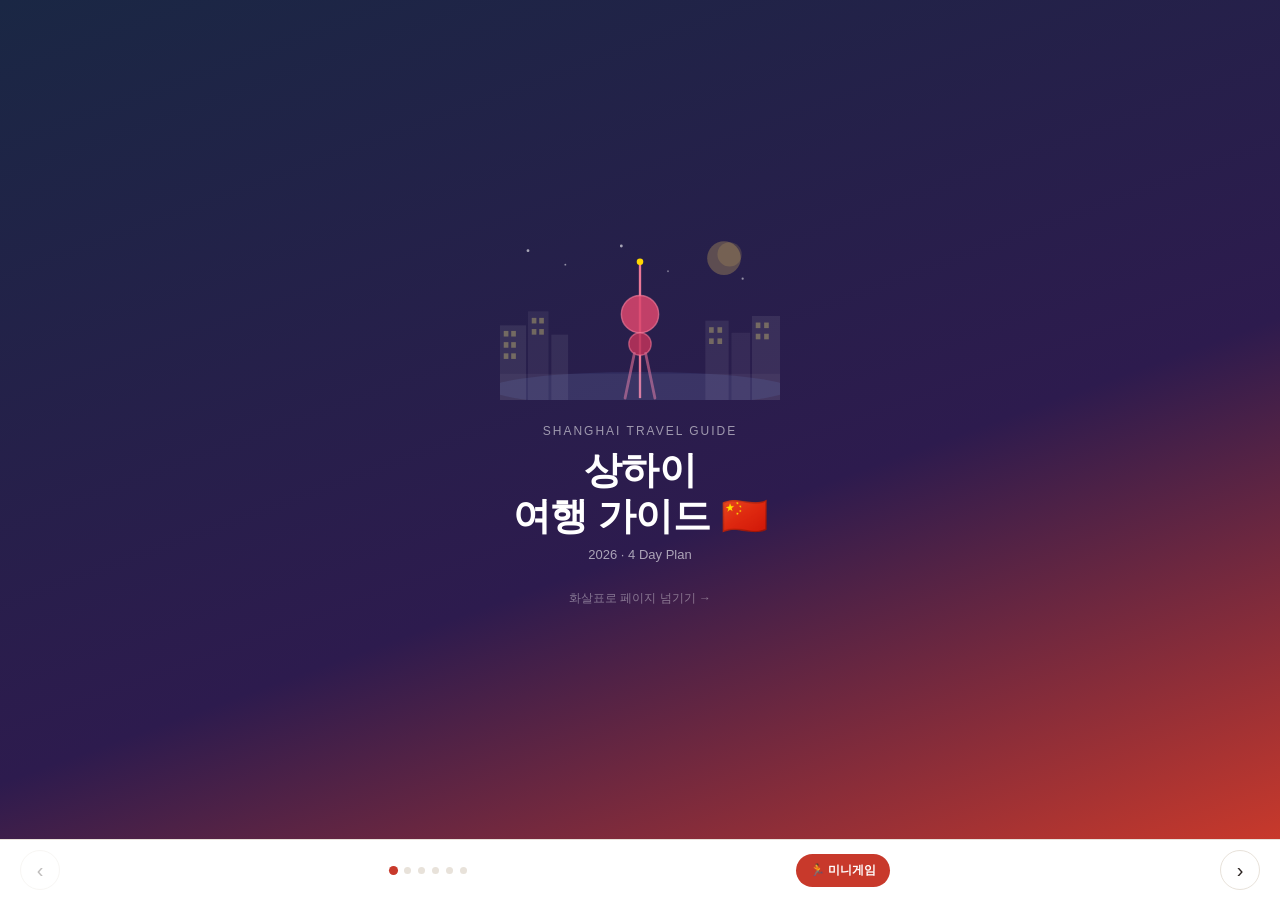
<file: index.html>
<!DOCTYPE html>
<html lang="ko">
<head>
  <meta charset="UTF-8"/>
  <meta name="viewport" content="width=device-width, initial-scale=1.0, user-scalable=no"/>
  <title>상하이 여행 가이드 🇨🇳</title>
  <style>
    *,*::before,*::after{box-sizing:border-box;margin:0;padding:0}
    :root{
      --cream:#faf8f4;
      --white:#ffffff;
      --red:#c8392b;
      --gold:#c8960c;
      --navy:#1a2744;
      --text:#2c2422;
      --sub:#8a7f78;
      --border:#e8e2da;
    }
    html,body{width:100%;height:100%;overflow:hidden;font-family:'Apple SD Gothic Neo','Noto Sans KR',sans-serif;background:#2c2422}

    #book{
      width:100%;height:100%;
      display:flex;flex-direction:column;
      background:var(--cream);
      overflow:hidden;
    }

    /* ── 페이지 래퍼 ── */
    #pages{
      flex:1;
      display:flex;
      width:100%;
      min-height:0;
      transition:transform 0.5s cubic-bezier(.77,0,.175,1);
      will-change:transform;
    }

    .page{
      width:100vw;
      min-width:100vw;
      flex-shrink:0;
      height:100%;
      overflow-y:auto;
      -webkit-overflow-scrolling:touch;
    }
    .page::-webkit-scrollbar{width:4px}
    .page::-webkit-scrollbar-thumb{background:var(--border);border-radius:4px}

    /* ── 네비게이션 ── */
    #nav{
      background:var(--white);
      border-top:1px solid var(--border);
      display:flex;
      align-items:center;
      justify-content:space-between;
      padding:10px 20px;
      flex-shrink:0;
    }
    .nav-arrow{
      background:none;border:1.5px solid var(--border);
      width:40px;height:40px;border-radius:50%;
      font-size:20px;cursor:pointer;color:var(--text);
      display:flex;align-items:center;justify-content:center;
      transition:background 0.15s;flex-shrink:0;
    }
    .nav-arrow:disabled{opacity:0.3;cursor:default}
    .nav-arrow:not(:disabled):hover{background:var(--cream)}
    #dots{display:flex;gap:7px;align-items:center}
    .dot{
      width:7px;height:7px;border-radius:50%;
      background:var(--border);cursor:pointer;
      transition:background 0.2s,transform 0.2s;
    }
    .dot.active{background:var(--red);transform:scale(1.3)}
    .game-btn-nav{
      display:inline-flex;align-items:center;gap:5px;
      background:var(--red);color:#fff;text-decoration:none;
      padding:8px 14px;border-radius:20px;font-size:12px;font-weight:600;
      white-space:nowrap;flex-shrink:0;
    }

    /* ════════ 표지 ════════ */
    #p0{
      background:linear-gradient(160deg,#1a2744 0%,#2d1b4e 60%,#c8392b 100%);
      display:flex;flex-direction:column;align-items:center;justify-content:center;
      text-align:center;padding:40px 24px;gap:0;
    }
    #p0 svg{width:min(280px,70vw);height:auto;margin-bottom:24px}
    #p0 .cover-sub{color:rgba(255,255,255,0.55);font-size:12px;letter-spacing:2px;text-transform:uppercase;margin-bottom:10px}
    #p0 h1{color:#fff;font-size:clamp(26px,7vw,38px);font-weight:800;letter-spacing:-0.5px;line-height:1.2;margin-bottom:8px}
    #p0 .cover-date{color:rgba(255,255,255,0.6);font-size:13px;margin-bottom:28px}
    #p0 .cover-game{
      display:inline-flex;align-items:center;gap:8px;
      background:rgba(255,255,255,0.15);
      border:1.5px solid rgba(255,255,255,0.3);
      color:#fff;text-decoration:none;
      padding:12px 24px;border-radius:30px;
      font-size:14px;font-weight:600;
      backdrop-filter:blur(4px);
      transition:background 0.2s;
      margin-bottom:20px;
    }
    #p0 .cover-game:hover{background:rgba(255,255,255,0.25)}
    #p0 .cover-hint{color:rgba(255,255,255,0.4);font-size:12px;animation:pulse 2s infinite}
    @keyframes pulse{0%,100%{opacity:0.4}50%{opacity:0.9}}

    /* ════════ 공통 페이지 내부 ════════ */
    .page-inner{padding:24px 20px 48px;max-width:600px;margin:0 auto}
    .page-label{
      font-size:10px;font-weight:700;letter-spacing:2px;text-transform:uppercase;
      color:var(--red);margin-bottom:18px;display:flex;align-items:center;gap:8px;
    }
    .page-label::after{content:'';flex:1;height:1px;background:var(--border)}

    /* 시간표로 돌아가기 버튼 */
    .back-btn{
      display:inline-flex;align-items:center;gap:6px;
      background:none;border:1.5px solid var(--border);
      color:var(--sub);font-size:12px;font-weight:600;
      padding:7px 14px;border-radius:20px;cursor:pointer;
      margin-bottom:20px;transition:background 0.15s,color 0.15s;
    }
    .back-btn:hover{background:var(--cream);color:var(--text)}

    /* ════════ 타임라인 ════════ */
    .stay-box{
      background:var(--white);border:1px solid var(--border);border-radius:12px;
      padding:14px 16px;display:flex;align-items:center;gap:12px;margin-bottom:20px;
    }
    .stay-box .ico{font-size:24px}
    .stay-box .lbl{font-size:10px;color:var(--sub);font-weight:600;letter-spacing:0.5px;margin-bottom:2px}
    .stay-box .nm{font-size:13px;font-weight:600;color:var(--text)}

    .tl{display:flex;flex-direction:column}
    .tl-row{
      display:flex;gap:14px;padding:13px 0;
      border-bottom:1px solid var(--border);
      cursor:pointer;transition:background 0.1s;
      border-radius:8px;padding-left:4px;padding-right:4px;
    }
    .tl-row:last-child{border-bottom:none}
    .tl-row:hover{background:rgba(200,57,43,0.04)}
    .tl-row:hover .tl-place{color:var(--red)}
    .tl-row.no-link{cursor:default}
    .tl-row.no-link:hover{background:none}
    .tl-row.no-link:hover .tl-place{color:var(--text)}
    .tl-time{
      flex-shrink:0;width:96px;
      font-size:11px;font-weight:600;color:var(--sub);
      padding-top:3px;font-variant-numeric:tabular-nums;
    }
    .tl-right{flex:1}
    .tl-place{font-size:14px;font-weight:600;color:var(--text);margin-bottom:2px;transition:color 0.15s}
    .tl-note{font-size:11px;color:var(--sub)}
    .tl-row.active .tl-place{color:var(--red)}
    .tl-row.active .tl-time{color:var(--red)}
    .tl-chevron{color:var(--border);font-size:14px;padding-top:3px;flex-shrink:0}
    .tl-row.no-link .tl-chevron{display:none}

    /* ════════ 스팟 카드 ════════ */
    .spot-card{
      background:var(--white);border-radius:16px;
      border:1px solid var(--border);overflow:hidden;
      margin-bottom:14px;
    }
    .spot-header{
      padding:18px 18px 14px;cursor:pointer;
      display:flex;align-items:flex-start;gap:12px;
      user-select:none;
    }
    .spot-emoji{font-size:26px;line-height:1;flex-shrink:0;margin-top:2px}
    .spot-titles{flex:1}
    .spot-name{font-size:16px;font-weight:700;color:var(--text);margin-bottom:1px}
    .spot-cn{font-size:11px;color:var(--sub)}
    .spot-arrow{color:var(--sub);font-size:18px;transition:transform 0.25s;margin-top:2px;flex-shrink:0}
    .spot-card.open .spot-arrow{transform:rotate(90deg)}
    .spot-body{max-height:0;overflow:hidden;transition:max-height 0.35s ease}
    .spot-card.open .spot-body{max-height:800px}
    .spot-body-inner{padding:0 18px 18px;border-top:1px solid var(--border)}
    .spot-body-inner ul{list-style:none;display:flex;flex-direction:column;gap:6px;margin-top:12px}
    .spot-body-inner li{font-size:13px;color:var(--text);padding-left:14px;position:relative;line-height:1.5}
    .spot-body-inner li::before{content:'·';position:absolute;left:0;color:var(--red);font-weight:700}
    .spot-body-inner li strong{color:var(--red)}
    .spot-tags{display:flex;flex-wrap:wrap;gap:6px;margin-top:12px}
    .spot-tag{
      background:var(--cream);border:1px solid var(--border);
      border-radius:20px;padding:4px 10px;font-size:11px;color:var(--sub);
    }

    /* 게임 배너 */
    .game-banner{
      margin-top:24px;
      background:linear-gradient(135deg,#1a2744,#c8392b);
      border-radius:16px;padding:24px;text-align:center;
    }
    .game-banner p.gb-sub{color:rgba(255,255,255,0.6);font-size:11px;letter-spacing:1px;margin-bottom:8px}
    .game-banner p.gb-title{color:#fff;font-size:18px;font-weight:700;margin-bottom:6px}
    .game-banner p.gb-desc{color:rgba(255,255,255,0.6);font-size:12px;margin-bottom:16px}
    .game-banner a{
      display:inline-block;background:#FFD700;color:#1a2744;
      text-decoration:none;padding:10px 24px;border-radius:20px;
      font-size:13px;font-weight:700;
    }
  </style>
</head>
<body>
<div id="book">
  <div id="pages">

    <!-- ══ 페이지 0: 표지 ══ -->
    <div class="page" id="p0">
      <svg viewBox="0 0 300 180" xmlns="http://www.w3.org/2000/svg">
        <circle cx="240" cy="28" r="18" fill="rgba(255,215,100,0.25)"/>
        <circle cx="246" cy="24" r="13" fill="rgba(255,215,100,0.15)"/>
        <circle cx="30"  cy="20" r="1.5" fill="rgba(255,255,255,0.6)"/>
        <circle cx="70"  cy="35" r="1"   fill="rgba(255,255,255,0.5)"/>
        <circle cx="130" cy="15" r="1.5" fill="rgba(255,255,255,0.6)"/>
        <circle cx="180" cy="42" r="1"   fill="rgba(255,255,255,0.4)"/>
        <circle cx="260" cy="50" r="1.2" fill="rgba(255,255,255,0.5)"/>
        <rect x="0"   y="100" width="28" height="80" fill="rgba(255,255,255,0.08)"/>
        <rect x="30"  y="85"  width="22" height="95" fill="rgba(255,255,255,0.06)"/>
        <rect x="55"  y="110" width="18" height="70" fill="rgba(255,255,255,0.07)"/>
        <rect x="220" y="95"  width="25" height="85" fill="rgba(255,255,255,0.07)"/>
        <rect x="248" y="108" width="20" height="72" fill="rgba(255,255,255,0.06)"/>
        <rect x="270" y="90"  width="30" height="90" fill="rgba(255,255,255,0.08)"/>
        <g fill="rgba(255,240,120,0.3)">
          <rect x="4"  y="106" width="5" height="6"/><rect x="12" y="106" width="5" height="6"/>
          <rect x="4"  y="118" width="5" height="6"/><rect x="12" y="118" width="5" height="6"/>
          <rect x="4"  y="130" width="5" height="6"/><rect x="12" y="130" width="5" height="6"/>
          <rect x="34" y="92"  width="5" height="6"/><rect x="42" y="92"  width="5" height="6"/>
          <rect x="34" y="104" width="5" height="6"/><rect x="42" y="104" width="5" height="6"/>
          <rect x="224" y="102" width="5" height="6"/><rect x="233" y="102" width="5" height="6"/>
          <rect x="224" y="114" width="5" height="6"/><rect x="233" y="114" width="5" height="6"/>
          <rect x="274" y="97"  width="5" height="6"/><rect x="283" y="97"  width="5" height="6"/>
          <rect x="274" y="109" width="5" height="6"/><rect x="283" y="109" width="5" height="6"/>
        </g>
        <g transform="translate(138,30)">
          <line x1="12" y1="0"   x2="12" y2="148" stroke="rgba(255,130,160,0.9)" stroke-width="2.5"/>
          <circle cx="12" cy="58" r="20" fill="rgba(220,70,110,0.85)" stroke="rgba(255,130,160,0.6)" stroke-width="1.5"/>
          <circle cx="12" cy="90" r="12" fill="rgba(190,50,90,0.85)"  stroke="rgba(255,130,160,0.5)" stroke-width="1.5"/>
          <line x1="-4" y1="148" x2="6"  y2="100" stroke="rgba(200,100,140,0.7)" stroke-width="3" stroke-linecap="round"/>
          <line x1="28" y1="148" x2="18" y2="100" stroke="rgba(200,100,140,0.7)" stroke-width="3" stroke-linecap="round"/>
          <circle cx="12" cy="2" r="3.5" fill="#FFD700"/>
        </g>
        <ellipse cx="150" cy="168" rx="160" ry="18" fill="rgba(100,130,200,0.15)"/>
        <rect x="0" y="152" width="300" height="28" fill="rgba(255,255,255,0.04)"/>
      </svg>
      <p class="cover-sub">Shanghai Travel Guide</p>
      <h1>상하이<br>여행 가이드 🇨🇳</h1>
      <p class="cover-date">2026 · 4 Day Plan</p>
      <p class="cover-hint">화살표로 페이지 넘기기 →</p>
    </div>

    <!-- ══ 페이지 1: 일정 ══ -->
    <div class="page" id="p1">
      <div class="page-inner">
        <p class="page-label">Daily Schedule</p>
        <div class="stay-box">
          <span class="ico">🏨</span>
          <div>
            <p class="lbl">숙소</p>
            <p class="nm">艺选安來酒店 · 陆家浜路地铁站</p>
          </div>
        </div>
        <div class="tl" id="tl">
          <div class="tl-row" onclick="goSpot(2,2)">
            <div class="tl-time">10:00–10:30</div>
            <div class="tl-right"><p class="tl-place">🚖 숙소 → 장씨네 게살국수</p><p class="tl-note">택시로 이동</p></div>
            <div class="tl-chevron">›</div>
          </div>
          <div class="tl-row" onclick="goSpot(2,2)">
            <div class="tl-time">10:30–11:30</div>
            <div class="tl-right"><p class="tl-place">🦀 장씨네 게살국수 식사</p></div>
            <div class="tl-chevron">›</div>
          </div>
          <div class="tl-row" onclick="goSpot(2,3)">
            <div class="tl-time">11:40–12:20</div>
            <div class="tl-right"><p class="tl-place">☕ Manner Coffee</p><p class="tl-note">도보로 이동</p></div>
            <div class="tl-chevron">›</div>
          </div>
          <div class="tl-row" onclick="goSpot(3,4)">
            <div class="tl-time">12:30–14:10</div>
            <div class="tl-right"><p class="tl-place">🛍 바이렌 ZX 쇼핑</p><p class="tl-note">도보로 이동</p></div>
            <div class="tl-chevron">›</div>
          </div>
          <div class="tl-row" onclick="goSpot(4,5)">
            <div class="tl-time">14:30–15:30</div>
            <div class="tl-right"><p class="tl-place">🦶 발 마사지 (정원원)</p><p class="tl-note">도보로 이동</p></div>
            <div class="tl-chevron">›</div>
          </div>
          <div class="tl-row" onclick="goSpot(3,6)">
            <div class="tl-time">16:00–18:00</div>
            <div class="tl-right"><p class="tl-place">🏬 정다광장 쇼핑</p><p class="tl-note">택시로 이동</p></div>
            <div class="tl-chevron">›</div>
          </div>
          <div class="tl-row" onclick="goSpot(4,7)">
            <div class="tl-time">18:10–18:40</div>
            <div class="tl-right"><p class="tl-place">🚶 빈장대로 걷기</p><p class="tl-note">도보</p></div>
            <div class="tl-chevron">›</div>
          </div>
          <div class="tl-row" onclick="goSpot(4,8)">
            <div class="tl-time">18:40–19:00</div>
            <div class="tl-right"><p class="tl-place">🗼 동방명주 구경</p></div>
            <div class="tl-chevron">›</div>
          </div>
          <div class="tl-row" onclick="goSpot(5,9)">
            <div class="tl-time">19:20–21:00</div>
            <div class="tl-right"><p class="tl-place">🍲 하이디라오 (世茂广场店)</p><p class="tl-note">택시로 이동</p></div>
            <div class="tl-chevron">›</div>
          </div>
          <div class="tl-row no-link">
            <div class="tl-time">21:10–22:10</div>
            <div class="tl-right"><p class="tl-place">🦶 발 마사지 (선택)</p><p class="tl-note">도보</p></div>
            <div class="tl-chevron">›</div>
          </div>
          <div class="tl-row no-link">
            <div class="tl-time">22:30~</div>
            <div class="tl-right"><p class="tl-place">🌙 숙소에서 마지막밥</p><p class="tl-note">택시로 이동</p></div>
            <div class="tl-chevron">›</div>
          </div>
        </div>
      </div>
    </div>

    <!-- ══ 페이지 2: 음식/카페 ══ -->
    <div class="page spot-page" id="p2">
      <div class="page-inner">
        <p class="page-label">Food · Café</p>
        <button class="back-btn" onclick="goPage(1)">← 시간표로 돌아가기</button>

        <div class="spot-card" id="spot-2">
          <div class="spot-header" onclick="toggleSpot('spot-2')">
            <span class="spot-emoji">🦀</span>
            <div class="spot-titles">
              <p class="spot-name">장씨네 게살국수</p>
              <p class="spot-cn">庄氏隆兴·非遗蟹点</p>
            </div>
            <span class="spot-arrow">›</span>
          </div>
          <div class="spot-body">
            <div class="spot-body-inner">
              <ul>
                <li>상하이에서 가장 유명한 게살국수 맛집 중 하나</li>
                <li>한국인 관광객 비율이 굉장히 높음</li>
                <li>털게의 게살과 게내장을 이용한 비빔국수가 대표 메뉴</li>
                <li>가격은 <strong>168위안</strong>으로 꽤 비싼 편</li>
                <li>간이 약하고 담백 → 식초·고추기름 넣으면 굿</li>
                <li>게살 자체를 좋아하는 사람에게 더 추천</li>
                <li><strong>트러플 샤오룽바오</strong> 후기 좋음</li>
                <li>따종디엔핑 예약 가능, 할인쿠폰 종종 있음</li>
              </ul>
              <div class="spot-tags">
                <span class="spot-tag">🥟 게살 비빔국수</span>
                <span class="spot-tag">🦐 게살+새우 샤오룽바오</span>
                <span class="spot-tag">🍄 트러플 샤오룽바오</span>
              </div>
            </div>
          </div>
        </div>

        <div class="spot-card" id="spot-3">
          <div class="spot-header" onclick="toggleSpot('spot-3')">
            <span class="spot-emoji">☕</span>
            <div class="spot-titles">
              <p class="spot-name">Manner Coffee</p>
              <p class="spot-cn">상하이 로컬 커피 브랜드</p>
            </div>
            <span class="spot-arrow">›</span>
          </div>
          <div class="spot-body">
            <div class="spot-body-inner">
              <ul>
                <li>상하이에서 가장 유명한 로컬 커피 브랜드</li>
                <li>블루보틀처럼 심플한 감성 카페</li>
                <li>스타벅스보다 저렴한 편</li>
                <li>테이크아웃 손님이 많아서 회전율이 빠름</li>
                <li>매장마다 분위기가 조금씩 다름</li>
              </ul>
              <div class="spot-tags">
                <span class="spot-tag">🥛 Oat Latte</span>
                <span class="spot-tag">🧂 Sea Salt Cheese Latte</span>
                <span class="spot-tag">☕ 플랫화이트</span>
              </div>
            </div>
          </div>
        </div>
      </div>
    </div>

    <!-- ══ 페이지 3: 쇼핑 ══ -->
    <div class="page spot-page" id="p3">
      <div class="page-inner">
        <p class="page-label">Shopping</p>
        <button class="back-btn" onclick="goPage(1)">← 시간표로 돌아가기</button>

        <div class="spot-card" id="spot-4">
          <div class="spot-header" onclick="toggleSpot('spot-4')">
            <span class="spot-emoji">🛍</span>
            <div class="spot-titles">
              <p class="spot-name">바이렌 ZX</p>
              <p class="spot-cn">百联ZX创趣场</p>
            </div>
            <span class="spot-arrow">›</span>
          </div>
          <div class="spot-body">
            <div class="spot-body-inner">
              <ul>
                <li>상하이 최대 규모의 서브컬처 쇼핑몰</li>
                <li>중국의 "오타쿠 성지"라고 불리는 곳</li>
                <li>일본 애니, 게임, 피규어, 굿즈 엄청 많음</li>
                <li>한국에서 보기 힘든 중국 한정 굿즈도 판매</li>
                <li>층마다 테마가 달라 구경하는 재미가 있음</li>
              </ul>
            </div>
          </div>
        </div>

        <div class="spot-card" id="spot-6">
          <div class="spot-header" onclick="toggleSpot('spot-6')">
            <span class="spot-emoji">🏬</span>
            <div class="spot-titles">
              <p class="spot-name">정다광장</p>
              <p class="spot-cn">正大广场</p>
            </div>
            <span class="spot-arrow">›</span>
          </div>
          <div class="spot-body">
            <div class="spot-body-inner">
              <ul>
                <li>푸동 최대 쇼핑몰 중 하나</li>
                <li>동방명주 바로 옆</li>
                <li>비 오거나 더울 때 쉬기 좋음</li>
                <li>식당, 카페, 쇼핑 모두 가능</li>
              </ul>
              <div class="spot-tags">
                <span class="spot-tag">👟 아디다스</span>
                <span class="spot-tag">🍦 DQ 冰雪皇后</span>
                <span class="spot-tag">🧋 헤이티 喜茶</span>
                <span class="spot-tag">🎂 홀리랜드 수건케이크</span>
                <span class="spot-tag">🏰 디즈니 플래그십</span>
              </div>
            </div>
          </div>
        </div>
      </div>
    </div>

    <!-- ══ 페이지 4: 힐링/뷰 ══ -->
    <div class="page spot-page" id="p4">
      <div class="page-inner">
        <p class="page-label">Healing · View</p>
        <button class="back-btn" onclick="goPage(1)">← 시간표로 돌아가기</button>

        <div class="spot-card" id="spot-5">
          <div class="spot-header" onclick="toggleSpot('spot-5')">
            <span class="spot-emoji">🦶</span>
            <div class="spot-titles">
              <p class="spot-name">정원원</p>
              <p class="spot-cn">郑远元专业修脚房</p>
            </div>
            <span class="spot-arrow">›</span>
          </div>
          <div class="spot-body">
            <div class="spot-body-inner">
              <ul>
                <li>상하이에서 가장 유명한 발마사지 체인</li>
                <li>현지인들이 정말 많이 이용하는 곳</li>
                <li>관광객보다 중국인이 더 많음</li>
                <li>가격이 저렴한 편</li>
                <li>예약 없이 방문 가능 · 저녁에는 대기 발생 가능</li>
              </ul>
            </div>
          </div>
        </div>

        <div class="spot-card" id="spot-7">
          <div class="spot-header" onclick="toggleSpot('spot-7')">
            <span class="spot-emoji">🚶</span>
            <div class="spot-titles">
              <p class="spot-name">빈장대로</p>
              <p class="spot-cn">滨江大道</p>
            </div>
            <span class="spot-arrow">›</span>
          </div>
          <div class="spot-body">
            <div class="spot-body-inner">
              <ul>
                <li>푸동 최고의 산책 코스</li>
                <li>맞은편으로 와이탄 스카이라인이 한눈에 보임</li>
                <li>현지 커플들이 많이 오는 데이트 장소</li>
                <li>저녁 노을이 정말 예쁨</li>
                <li>헤이티나 디저트 들고 산책하면 좋을 듯</li>
              </ul>
            </div>
          </div>
        </div>

        <div class="spot-card" id="spot-8">
          <div class="spot-header" onclick="toggleSpot('spot-8')">
            <span class="spot-emoji">🗼</span>
            <div class="spot-titles">
              <p class="spot-name">동방명주</p>
              <p class="spot-cn">东方明珠广播电视塔</p>
            </div>
            <span class="spot-arrow">›</span>
          </div>
          <div class="spot-body">
            <div class="spot-body-inner">
              <ul>
                <li>상하이 대표 랜드마크</li>
                <li>밖에서 보는 것만으로도 충분히 만족하는 사람이 많음</li>
                <li>내부 전망대는 시간이 넉넉할 때 추천</li>
              </ul>
            </div>
          </div>
        </div>
      </div>
    </div>

    <!-- ══ 페이지 5: 저녁 ══ -->
    <div class="page spot-page" id="p5">
      <div class="page-inner">
        <p class="page-label">Dinner</p>
        <button class="back-btn" onclick="goPage(1)">← 시간표로 돌아가기</button>

        <div class="spot-card" id="spot-9">
          <div class="spot-header" onclick="toggleSpot('spot-9')">
            <span class="spot-emoji">🍲</span>
            <div class="spot-titles">
              <p class="spot-name">하이디라오</p>
              <p class="spot-cn">海底捞火锅 · 世茂广场店</p>
            </div>
            <span class="spot-arrow">›</span>
          </div>
          <div class="spot-body">
            <div class="spot-body-inner">
              <ul>
                <li>숙소 근처로 넘어갑니다 (푸동은 여기까지 😂)</li>
                <li>서비스로 유명한 중국 대표 훠궈 체인</li>
                <li>대기 중에도 손발톱 케어, 면 뽑기 쇼 등 서비스</li>
                <li>자정까지 영업하는 매장이 많음</li>
              </ul>
            </div>
          </div>
        </div>

      </div>
    </div>

  </div><!-- /pages -->

  <!-- ── 네비게이션 ── -->
  <div id="nav">
    <button class="nav-arrow" id="prev" onclick="movePage(-1)" disabled>‹</button>
    <div id="dots"></div>
    <a class="game-btn-nav" href="minigame/index.html" target="_blank">🏃 미니게임</a>
    <button class="nav-arrow" id="next" onclick="movePage(1)">›</button>
  </div>
</div>

<script>
  const TOTAL = 6;
  let cur = 0;
  const pagesEl = document.getElementById('pages');
  const prevBtn = document.getElementById('prev');
  const nextBtn = document.getElementById('next');
  const dotsEl  = document.getElementById('dots');

  // 도트 생성
  for (let i = 0; i < TOTAL; i++) {
    const d = document.createElement('div');
    d.className = 'dot' + (i === 0 ? ' active' : '');
    d.onclick = () => goPage(i);
    dotsEl.appendChild(d);
  }

  function goPage(n) {
    cur = Math.max(0, Math.min(TOTAL - 1, n));
    pagesEl.style.transform = `translateX(-${cur * 100}%)`;
    prevBtn.disabled = cur === 0;
    nextBtn.disabled = cur === TOTAL - 1;
    dotsEl.querySelectorAll('.dot').forEach((d, i) => d.classList.toggle('active', i === cur));
  }

  function movePage(dir) { goPage(cur + dir); }

  // 타임라인 → 스팟 이동 + 아코디언 열기
  function goSpot(pageNum, spotNum) {
    goPage(pageNum);
    setTimeout(() => {
      const el = document.getElementById('spot-' + spotNum);
      if (!el) return;
      if (!el.classList.contains('open')) toggleSpot('spot-' + spotNum);
      el.scrollIntoView({ behavior: 'smooth', block: 'start' });
    }, 520);
  }

  // 아코디언
  function toggleSpot(id) {
    document.getElementById(id).classList.toggle('open');
  }

  // 스와이프
  let tx = 0;
  pagesEl.addEventListener('touchstart', e => { tx = e.touches[0].clientX; }, {passive:true});
  pagesEl.addEventListener('touchend', e => {
    const dx = e.changedTouches[0].clientX - tx;
    if (Math.abs(dx) > 50) movePage(dx < 0 ? 1 : -1);
  }, {passive:true});

  // 현재 시간 하이라이트
  (function() {
    const now = new Date();
    const cm = now.getHours() * 60 + now.getMinutes();
    const ranges = [
      [600,630],[630,690],[700,740],[750,850],
      [870,930],[960,1080],[1090,1120],[1120,1140],
      [1160,1260],[1270,1330],[1350,1440]
    ];
    document.querySelectorAll('.tl-row').forEach((row, i) => {
      if (ranges[i] && cm >= ranges[i][0] && cm < ranges[i][1]) {
        row.classList.add('active');
      }
    });
  })();
</script>
</body>
</html>
</file>
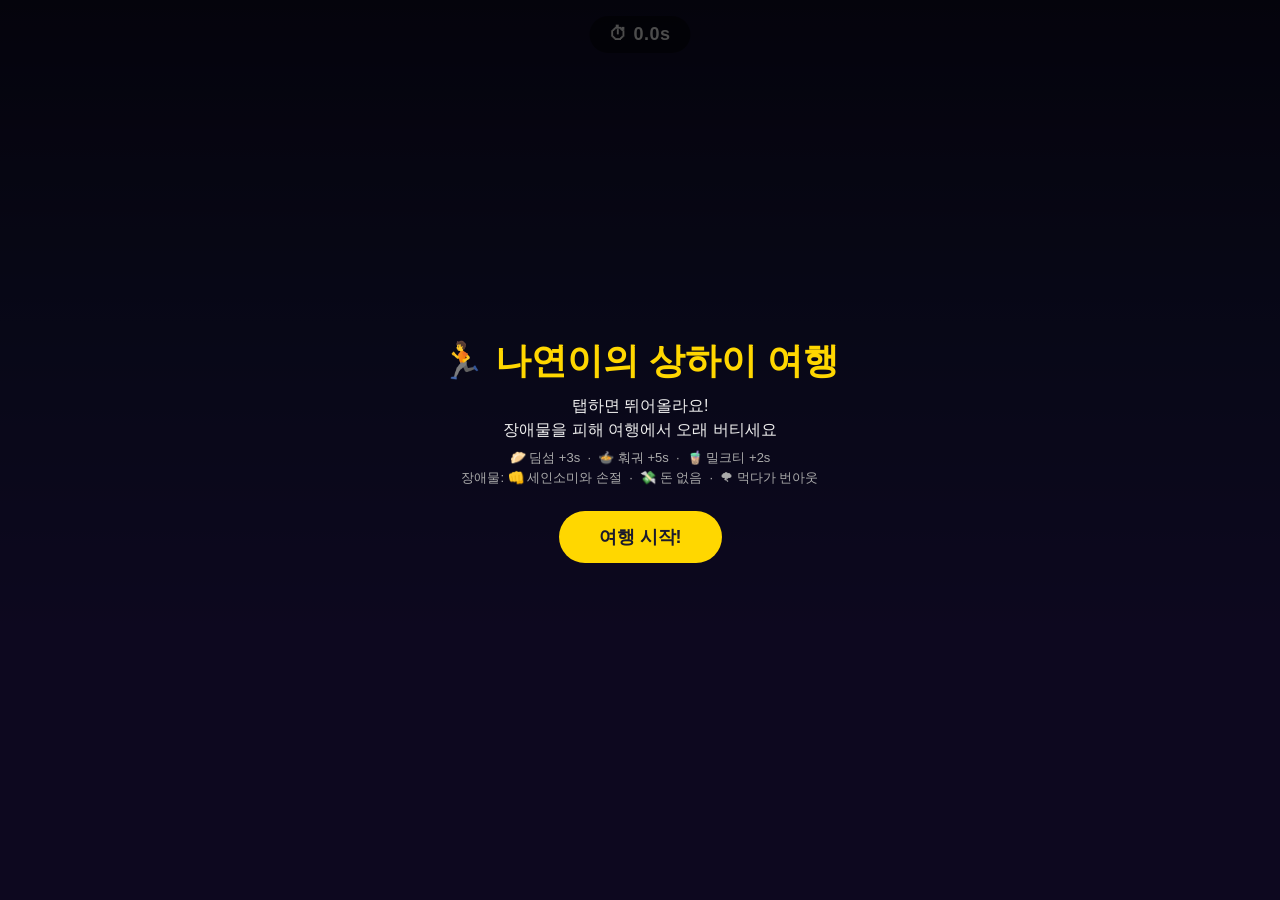
<file: minigame/index.html>
<!DOCTYPE html>
<html lang="ko">
<head>
  <meta charset="UTF-8" />
  <meta name="viewport" content="width=device-width, initial-scale=1.0, user-scalable=no" />
  <meta name="theme-color" content="#1a1a2e" />
  <title>나연의 상하이 여행 🏃</title>
  <link rel="stylesheet" href="style.css" />
</head>
<body>


  <!-- 게임 캔버스 -->
  <canvas id="c"></canvas>

  <!-- UI 오버레이 -->
  <div id="ui">

    <!-- 점수판 -->
    <div id="score-box">⏱ <span id="sc">0.0</span>s</div>

    <!-- 보너스 메시지 (음식 먹었을 때) -->
    <div id="msg"></div>

    <!-- 시작 / 게임오버 화면 -->
    <div id="screen">
      <h1>🏃 나연이의 상하이 여행</h1>
      <p>탭하면 뛰어올라요!<br>장애물을 피해 여행에서 오래 버티세요</p>
      <p class="sub">
        🥟 딤섬 +3s &nbsp;·&nbsp; 🍲 훠궈 +5s &nbsp;·&nbsp; 🧋 밀크티 +2s<br>
        장애물: 👊 세인소미와 손절 &nbsp;·&nbsp; 💸 돈 없음 &nbsp;·&nbsp; 🌪 먹다가 번아웃
      </p>
      <button id="btn" onclick="startGame()">여행 시작!</button>
    </div>

  </div>

  <script src="game.js"></script>
</body>
</html>
</file>
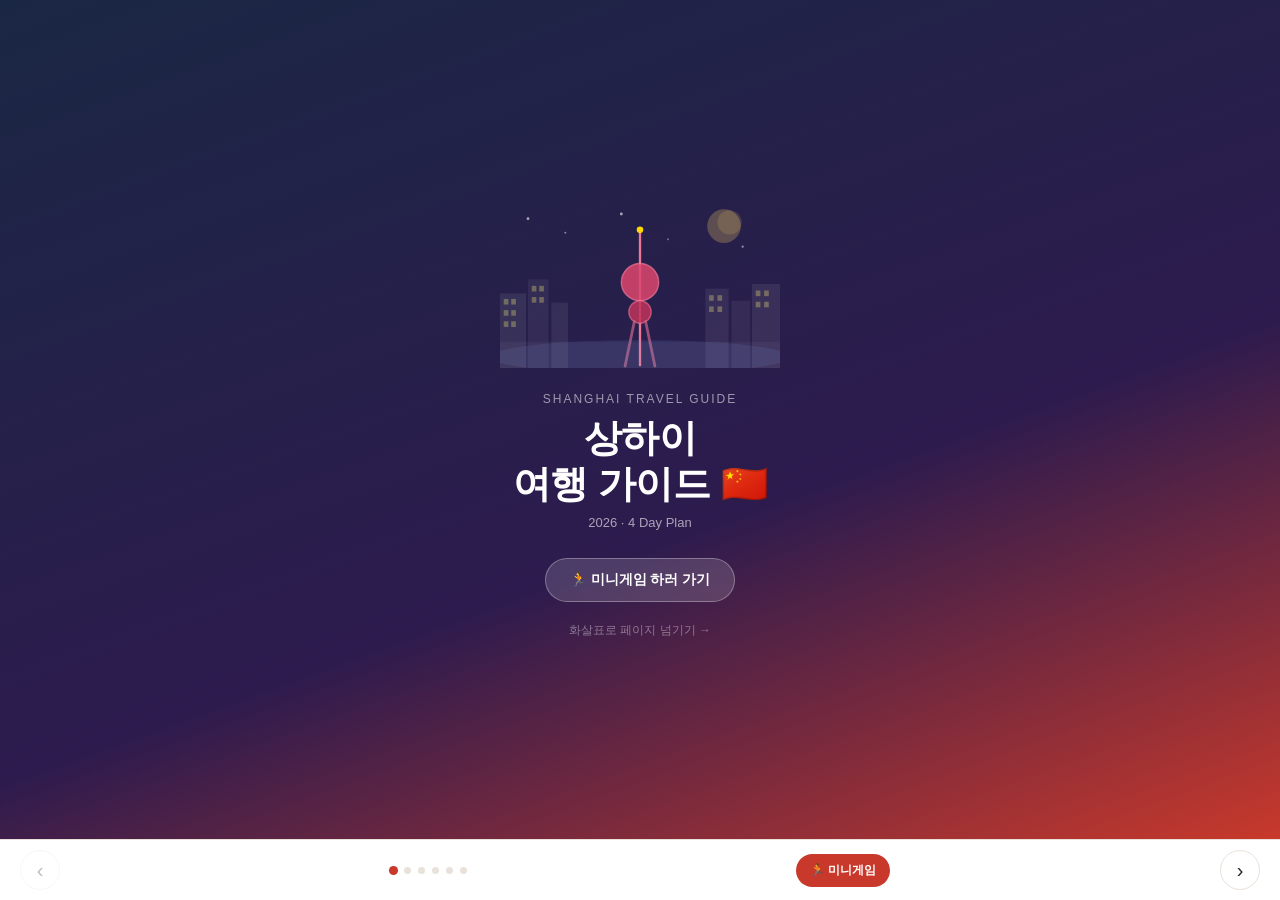
<file: main.html>
<!DOCTYPE html>
<html lang="ko">
<head>
  <meta charset="UTF-8"/>
  <meta name="viewport" content="width=device-width, initial-scale=1.0, user-scalable=no"/>
  <title>상하이 여행 가이드 🇨🇳</title>
  <style>
    *,*::before,*::after{box-sizing:border-box;margin:0;padding:0}
    :root{
      --cream:#faf8f4;
      --white:#ffffff;
      --red:#c8392b;
      --gold:#c8960c;
      --navy:#1a2744;
      --text:#2c2422;
      --sub:#8a7f78;
      --border:#e8e2da;
    }
    html,body{width:100%;height:100%;overflow:hidden;font-family:'Apple SD Gothic Neo','Noto Sans KR',sans-serif;background:#2c2422}

    #book{
      width:100%;height:100%;
      display:flex;flex-direction:column;
      background:var(--cream);
      overflow:hidden;
    }

    /* ── 페이지 래퍼 ── */
    #pages{
      flex:1;
      display:flex;
      width:100%;
      min-height:0;
      transition:transform 0.5s cubic-bezier(.77,0,.175,1);
      will-change:transform;
    }

    .page{
      width:100vw;
      min-width:100vw;
      flex-shrink:0;
      height:100%;
      overflow-y:auto;
      -webkit-overflow-scrolling:touch;
    }
    .page::-webkit-scrollbar{width:4px}
    .page::-webkit-scrollbar-thumb{background:var(--border);border-radius:4px}

    /* ── 네비게이션 ── */
    #nav{
      background:var(--white);
      border-top:1px solid var(--border);
      display:flex;
      align-items:center;
      justify-content:space-between;
      padding:10px 20px;
      flex-shrink:0;
    }
    .nav-arrow{
      background:none;border:1.5px solid var(--border);
      width:40px;height:40px;border-radius:50%;
      font-size:20px;cursor:pointer;color:var(--text);
      display:flex;align-items:center;justify-content:center;
      transition:background 0.15s;flex-shrink:0;
    }
    .nav-arrow:disabled{opacity:0.3;cursor:default}
    .nav-arrow:not(:disabled):hover{background:var(--cream)}
    #dots{display:flex;gap:7px;align-items:center}
    .dot{
      width:7px;height:7px;border-radius:50%;
      background:var(--border);cursor:pointer;
      transition:background 0.2s,transform 0.2s;
    }
    .dot.active{background:var(--red);transform:scale(1.3)}
    .game-btn-nav{
      display:inline-flex;align-items:center;gap:5px;
      background:var(--red);color:#fff;text-decoration:none;
      padding:8px 14px;border-radius:20px;font-size:12px;font-weight:600;
      white-space:nowrap;flex-shrink:0;
    }

    /* ════════ 표지 ════════ */
    #p0{
      background:linear-gradient(160deg,#1a2744 0%,#2d1b4e 60%,#c8392b 100%);
      display:flex;flex-direction:column;align-items:center;justify-content:center;
      text-align:center;padding:40px 24px;gap:0;
    }
    #p0 svg{width:min(280px,70vw);height:auto;margin-bottom:24px}
    #p0 .cover-sub{color:rgba(255,255,255,0.55);font-size:12px;letter-spacing:2px;text-transform:uppercase;margin-bottom:10px}
    #p0 h1{color:#fff;font-size:clamp(26px,7vw,38px);font-weight:800;letter-spacing:-0.5px;line-height:1.2;margin-bottom:8px}
    #p0 .cover-date{color:rgba(255,255,255,0.6);font-size:13px;margin-bottom:28px}
    #p0 .cover-game{
      display:inline-flex;align-items:center;gap:8px;
      background:rgba(255,255,255,0.15);
      border:1.5px solid rgba(255,255,255,0.3);
      color:#fff;text-decoration:none;
      padding:12px 24px;border-radius:30px;
      font-size:14px;font-weight:600;
      backdrop-filter:blur(4px);
      transition:background 0.2s;
      margin-bottom:20px;
    }
    #p0 .cover-game:hover{background:rgba(255,255,255,0.25)}
    #p0 .cover-hint{color:rgba(255,255,255,0.4);font-size:12px;animation:pulse 2s infinite}
    @keyframes pulse{0%,100%{opacity:0.4}50%{opacity:0.9}}

    /* ════════ 공통 페이지 내부 ════════ */
    .page-inner{padding:24px 20px 48px;max-width:600px;margin:0 auto}
    .page-label{
      font-size:10px;font-weight:700;letter-spacing:2px;text-transform:uppercase;
      color:var(--red);margin-bottom:18px;display:flex;align-items:center;gap:8px;
    }
    .page-label::after{content:'';flex:1;height:1px;background:var(--border)}

    /* 시간표로 돌아가기 버튼 */
    .back-btn{
      display:inline-flex;align-items:center;gap:6px;
      background:none;border:1.5px solid var(--border);
      color:var(--sub);font-size:12px;font-weight:600;
      padding:7px 14px;border-radius:20px;cursor:pointer;
      margin-bottom:20px;transition:background 0.15s,color 0.15s;
    }
    .back-btn:hover{background:var(--cream);color:var(--text)}

    /* ════════ 타임라인 ════════ */
    .stay-box{
      background:var(--white);border:1px solid var(--border);border-radius:12px;
      padding:14px 16px;display:flex;align-items:center;gap:12px;margin-bottom:20px;
    }
    .stay-box .ico{font-size:24px}
    .stay-box .lbl{font-size:10px;color:var(--sub);font-weight:600;letter-spacing:0.5px;margin-bottom:2px}
    .stay-box .nm{font-size:13px;font-weight:600;color:var(--text)}

    .tl{display:flex;flex-direction:column}
    .tl-row{
      display:flex;gap:14px;padding:13px 0;
      border-bottom:1px solid var(--border);
      cursor:pointer;transition:background 0.1s;
      border-radius:8px;padding-left:4px;padding-right:4px;
    }
    .tl-row:last-child{border-bottom:none}
    .tl-row:hover{background:rgba(200,57,43,0.04)}
    .tl-row:hover .tl-place{color:var(--red)}
    .tl-row.no-link{cursor:default}
    .tl-row.no-link:hover{background:none}
    .tl-row.no-link:hover .tl-place{color:var(--text)}
    .tl-time{
      flex-shrink:0;width:96px;
      font-size:11px;font-weight:600;color:var(--sub);
      padding-top:3px;font-variant-numeric:tabular-nums;
    }
    .tl-right{flex:1}
    .tl-place{font-size:14px;font-weight:600;color:var(--text);margin-bottom:2px;transition:color 0.15s}
    .tl-note{font-size:11px;color:var(--sub)}
    .tl-row.active .tl-place{color:var(--red)}
    .tl-row.active .tl-time{color:var(--red)}
    .tl-chevron{color:var(--border);font-size:14px;padding-top:3px;flex-shrink:0}
    .tl-row.no-link .tl-chevron{display:none}

    /* ════════ 스팟 카드 ════════ */
    .spot-card{
      background:var(--white);border-radius:16px;
      border:1px solid var(--border);overflow:hidden;
      margin-bottom:14px;
    }
    .spot-header{
      padding:18px 18px 14px;cursor:pointer;
      display:flex;align-items:flex-start;gap:12px;
      user-select:none;
    }
    .spot-emoji{font-size:26px;line-height:1;flex-shrink:0;margin-top:2px}
    .spot-titles{flex:1}
    .spot-name{font-size:16px;font-weight:700;color:var(--text);margin-bottom:1px}
    .spot-cn{font-size:11px;color:var(--sub)}
    .spot-arrow{color:var(--sub);font-size:18px;transition:transform 0.25s;margin-top:2px;flex-shrink:0}
    .spot-card.open .spot-arrow{transform:rotate(90deg)}
    .spot-body{max-height:0;overflow:hidden;transition:max-height 0.35s ease}
    .spot-card.open .spot-body{max-height:800px}
    .spot-body-inner{padding:0 18px 18px;border-top:1px solid var(--border)}
    .spot-body-inner ul{list-style:none;display:flex;flex-direction:column;gap:6px;margin-top:12px}
    .spot-body-inner li{font-size:13px;color:var(--text);padding-left:14px;position:relative;line-height:1.5}
    .spot-body-inner li::before{content:'·';position:absolute;left:0;color:var(--red);font-weight:700}
    .spot-body-inner li strong{color:var(--red)}
    .spot-tags{display:flex;flex-wrap:wrap;gap:6px;margin-top:12px}
    .spot-tag{
      background:var(--cream);border:1px solid var(--border);
      border-radius:20px;padding:4px 10px;font-size:11px;color:var(--sub);
    }

    /* 게임 배너 */
    .game-banner{
      margin-top:24px;
      background:linear-gradient(135deg,#1a2744,#c8392b);
      border-radius:16px;padding:24px;text-align:center;
    }
    .game-banner p.gb-sub{color:rgba(255,255,255,0.6);font-size:11px;letter-spacing:1px;margin-bottom:8px}
    .game-banner p.gb-title{color:#fff;font-size:18px;font-weight:700;margin-bottom:6px}
    .game-banner p.gb-desc{color:rgba(255,255,255,0.6);font-size:12px;margin-bottom:16px}
    .game-banner a{
      display:inline-block;background:#FFD700;color:#1a2744;
      text-decoration:none;padding:10px 24px;border-radius:20px;
      font-size:13px;font-weight:700;
    }
  </style>
</head>
<body>
<div id="book">
  <div id="pages">

    <!-- ══ 페이지 0: 표지 ══ -->
    <div class="page" id="p0">
      <svg viewBox="0 0 300 180" xmlns="http://www.w3.org/2000/svg">
        <circle cx="240" cy="28" r="18" fill="rgba(255,215,100,0.25)"/>
        <circle cx="246" cy="24" r="13" fill="rgba(255,215,100,0.15)"/>
        <circle cx="30"  cy="20" r="1.5" fill="rgba(255,255,255,0.6)"/>
        <circle cx="70"  cy="35" r="1"   fill="rgba(255,255,255,0.5)"/>
        <circle cx="130" cy="15" r="1.5" fill="rgba(255,255,255,0.6)"/>
        <circle cx="180" cy="42" r="1"   fill="rgba(255,255,255,0.4)"/>
        <circle cx="260" cy="50" r="1.2" fill="rgba(255,255,255,0.5)"/>
        <rect x="0"   y="100" width="28" height="80" fill="rgba(255,255,255,0.08)"/>
        <rect x="30"  y="85"  width="22" height="95" fill="rgba(255,255,255,0.06)"/>
        <rect x="55"  y="110" width="18" height="70" fill="rgba(255,255,255,0.07)"/>
        <rect x="220" y="95"  width="25" height="85" fill="rgba(255,255,255,0.07)"/>
        <rect x="248" y="108" width="20" height="72" fill="rgba(255,255,255,0.06)"/>
        <rect x="270" y="90"  width="30" height="90" fill="rgba(255,255,255,0.08)"/>
        <g fill="rgba(255,240,120,0.3)">
          <rect x="4"  y="106" width="5" height="6"/><rect x="12" y="106" width="5" height="6"/>
          <rect x="4"  y="118" width="5" height="6"/><rect x="12" y="118" width="5" height="6"/>
          <rect x="4"  y="130" width="5" height="6"/><rect x="12" y="130" width="5" height="6"/>
          <rect x="34" y="92"  width="5" height="6"/><rect x="42" y="92"  width="5" height="6"/>
          <rect x="34" y="104" width="5" height="6"/><rect x="42" y="104" width="5" height="6"/>
          <rect x="224" y="102" width="5" height="6"/><rect x="233" y="102" width="5" height="6"/>
          <rect x="224" y="114" width="5" height="6"/><rect x="233" y="114" width="5" height="6"/>
          <rect x="274" y="97"  width="5" height="6"/><rect x="283" y="97"  width="5" height="6"/>
          <rect x="274" y="109" width="5" height="6"/><rect x="283" y="109" width="5" height="6"/>
        </g>
        <g transform="translate(138,30)">
          <line x1="12" y1="0"   x2="12" y2="148" stroke="rgba(255,130,160,0.9)" stroke-width="2.5"/>
          <circle cx="12" cy="58" r="20" fill="rgba(220,70,110,0.85)" stroke="rgba(255,130,160,0.6)" stroke-width="1.5"/>
          <circle cx="12" cy="90" r="12" fill="rgba(190,50,90,0.85)"  stroke="rgba(255,130,160,0.5)" stroke-width="1.5"/>
          <line x1="-4" y1="148" x2="6"  y2="100" stroke="rgba(200,100,140,0.7)" stroke-width="3" stroke-linecap="round"/>
          <line x1="28" y1="148" x2="18" y2="100" stroke="rgba(200,100,140,0.7)" stroke-width="3" stroke-linecap="round"/>
          <circle cx="12" cy="2" r="3.5" fill="#FFD700"/>
        </g>
        <ellipse cx="150" cy="168" rx="160" ry="18" fill="rgba(100,130,200,0.15)"/>
        <rect x="0" y="152" width="300" height="28" fill="rgba(255,255,255,0.04)"/>
      </svg>
      <p class="cover-sub">Shanghai Travel Guide</p>
      <h1>상하이<br>여행 가이드 🇨🇳</h1>
      <p class="cover-date">2026 · 4 Day Plan</p>
      <a class="cover-game" href="minigame/index.html" target="_blank">🏃 미니게임 하러 가기</a>
      <p class="cover-hint">화살표로 페이지 넘기기 →</p>
    </div>

    <!-- ══ 페이지 1: 일정 ══ -->
    <div class="page" id="p1">
      <div class="page-inner">
        <p class="page-label">Daily Schedule</p>
        <div class="stay-box">
          <span class="ico">🏨</span>
          <div>
            <p class="lbl">숙소</p>
            <p class="nm">艺选安來酒店 · 陆家浜路地铁站</p>
          </div>
        </div>
        <div class="tl" id="tl">
          <div class="tl-row" onclick="goSpot(2,2)">
            <div class="tl-time">10:00–10:30</div>
            <div class="tl-right"><p class="tl-place">🚖 숙소 → 장씨네 게살국수</p><p class="tl-note">택시로 이동</p></div>
            <div class="tl-chevron">›</div>
          </div>
          <div class="tl-row" onclick="goSpot(2,2)">
            <div class="tl-time">10:30–11:30</div>
            <div class="tl-right"><p class="tl-place">🦀 장씨네 게살국수 식사</p></div>
            <div class="tl-chevron">›</div>
          </div>
          <div class="tl-row" onclick="goSpot(2,3)">
            <div class="tl-time">11:40–12:20</div>
            <div class="tl-right"><p class="tl-place">☕ Manner Coffee</p><p class="tl-note">도보로 이동</p></div>
            <div class="tl-chevron">›</div>
          </div>
          <div class="tl-row" onclick="goSpot(3,4)">
            <div class="tl-time">12:30–14:10</div>
            <div class="tl-right"><p class="tl-place">🛍 바이렌 ZX 쇼핑</p><p class="tl-note">도보로 이동</p></div>
            <div class="tl-chevron">›</div>
          </div>
          <div class="tl-row" onclick="goSpot(4,5)">
            <div class="tl-time">14:30–15:30</div>
            <div class="tl-right"><p class="tl-place">🦶 발 마사지 (정원원)</p><p class="tl-note">도보로 이동</p></div>
            <div class="tl-chevron">›</div>
          </div>
          <div class="tl-row" onclick="goSpot(3,6)">
            <div class="tl-time">16:00–18:00</div>
            <div class="tl-right"><p class="tl-place">🏬 정다광장 쇼핑</p><p class="tl-note">택시로 이동</p></div>
            <div class="tl-chevron">›</div>
          </div>
          <div class="tl-row" onclick="goSpot(4,7)">
            <div class="tl-time">18:10–18:40</div>
            <div class="tl-right"><p class="tl-place">🚶 빈장대로 걷기</p><p class="tl-note">도보</p></div>
            <div class="tl-chevron">›</div>
          </div>
          <div class="tl-row" onclick="goSpot(4,8)">
            <div class="tl-time">18:40–19:00</div>
            <div class="tl-right"><p class="tl-place">🗼 동방명주 구경</p></div>
            <div class="tl-chevron">›</div>
          </div>
          <div class="tl-row" onclick="goSpot(5,9)">
            <div class="tl-time">19:20–21:00</div>
            <div class="tl-right"><p class="tl-place">🍲 하이디라오 (世茂广场店)</p><p class="tl-note">택시로 이동</p></div>
            <div class="tl-chevron">›</div>
          </div>
          <div class="tl-row no-link">
            <div class="tl-time">21:10–22:10</div>
            <div class="tl-right"><p class="tl-place">🦶 발 마사지 (선택)</p><p class="tl-note">도보</p></div>
            <div class="tl-chevron">›</div>
          </div>
          <div class="tl-row no-link">
            <div class="tl-time">22:30~</div>
            <div class="tl-right"><p class="tl-place">🌙 숙소에서 마지막밥</p><p class="tl-note">택시로 이동</p></div>
            <div class="tl-chevron">›</div>
          </div>
        </div>
      </div>
    </div>

    <!-- ══ 페이지 2: 음식/카페 ══ -->
    <div class="page spot-page" id="p2">
      <div class="page-inner">
        <p class="page-label">Food · Café</p>
        <button class="back-btn" onclick="goPage(1)">← 시간표로 돌아가기</button>

        <div class="spot-card" id="spot-2">
          <div class="spot-header" onclick="toggleSpot('spot-2')">
            <span class="spot-emoji">🦀</span>
            <div class="spot-titles">
              <p class="spot-name">장씨네 게살국수</p>
              <p class="spot-cn">庄氏隆兴·非遗蟹点</p>
            </div>
            <span class="spot-arrow">›</span>
          </div>
          <div class="spot-body">
            <div class="spot-body-inner">
              <ul>
                <li>상하이에서 가장 유명한 게살국수 맛집 중 하나</li>
                <li>한국인 관광객 비율이 굉장히 높음</li>
                <li>털게의 게살과 게내장을 이용한 비빔국수가 대표 메뉴</li>
                <li>가격은 <strong>168위안</strong>으로 꽤 비싼 편</li>
                <li>간이 약하고 담백 → 식초·고추기름 넣으면 굿</li>
                <li>게살 자체를 좋아하는 사람에게 더 추천</li>
                <li><strong>트러플 샤오룽바오</strong> 후기 좋음</li>
                <li>따종디엔핑 예약 가능, 할인쿠폰 종종 있음</li>
              </ul>
              <div class="spot-tags">
                <span class="spot-tag">🥟 게살 비빔국수</span>
                <span class="spot-tag">🦐 게살+새우 샤오룽바오</span>
                <span class="spot-tag">🍄 트러플 샤오룽바오</span>
              </div>
            </div>
          </div>
        </div>

        <div class="spot-card" id="spot-3">
          <div class="spot-header" onclick="toggleSpot('spot-3')">
            <span class="spot-emoji">☕</span>
            <div class="spot-titles">
              <p class="spot-name">Manner Coffee</p>
              <p class="spot-cn">상하이 로컬 커피 브랜드</p>
            </div>
            <span class="spot-arrow">›</span>
          </div>
          <div class="spot-body">
            <div class="spot-body-inner">
              <ul>
                <li>상하이에서 가장 유명한 로컬 커피 브랜드</li>
                <li>블루보틀처럼 심플한 감성 카페</li>
                <li>스타벅스보다 저렴한 편</li>
                <li>테이크아웃 손님이 많아서 회전율이 빠름</li>
                <li>매장마다 분위기가 조금씩 다름</li>
              </ul>
              <div class="spot-tags">
                <span class="spot-tag">🥛 Oat Latte</span>
                <span class="spot-tag">🧂 Sea Salt Cheese Latte</span>
                <span class="spot-tag">☕ 플랫화이트</span>
              </div>
            </div>
          </div>
        </div>
      </div>
    </div>

    <!-- ══ 페이지 3: 쇼핑 ══ -->
    <div class="page spot-page" id="p3">
      <div class="page-inner">
        <p class="page-label">Shopping</p>
        <button class="back-btn" onclick="goPage(1)">← 시간표로 돌아가기</button>

        <div class="spot-card" id="spot-4">
          <div class="spot-header" onclick="toggleSpot('spot-4')">
            <span class="spot-emoji">🛍</span>
            <div class="spot-titles">
              <p class="spot-name">바이렌 ZX</p>
              <p class="spot-cn">百联ZX创趣场</p>
            </div>
            <span class="spot-arrow">›</span>
          </div>
          <div class="spot-body">
            <div class="spot-body-inner">
              <ul>
                <li>상하이 최대 규모의 서브컬처 쇼핑몰</li>
                <li>중국의 "오타쿠 성지"라고 불리는 곳</li>
                <li>일본 애니, 게임, 피규어, 굿즈 엄청 많음</li>
                <li>한국에서 보기 힘든 중국 한정 굿즈도 판매</li>
                <li>층마다 테마가 달라 구경하는 재미가 있음</li>
              </ul>
            </div>
          </div>
        </div>

        <div class="spot-card" id="spot-6">
          <div class="spot-header" onclick="toggleSpot('spot-6')">
            <span class="spot-emoji">🏬</span>
            <div class="spot-titles">
              <p class="spot-name">정다광장</p>
              <p class="spot-cn">正大广场</p>
            </div>
            <span class="spot-arrow">›</span>
          </div>
          <div class="spot-body">
            <div class="spot-body-inner">
              <ul>
                <li>푸동 최대 쇼핑몰 중 하나</li>
                <li>동방명주 바로 옆</li>
                <li>비 오거나 더울 때 쉬기 좋음</li>
                <li>식당, 카페, 쇼핑 모두 가능</li>
              </ul>
              <div class="spot-tags">
                <span class="spot-tag">👟 아디다스</span>
                <span class="spot-tag">🍦 DQ 冰雪皇后</span>
                <span class="spot-tag">🧋 헤이티 喜茶</span>
                <span class="spot-tag">🎂 홀리랜드 수건케이크</span>
                <span class="spot-tag">🏰 디즈니 플래그십</span>
              </div>
            </div>
          </div>
        </div>
      </div>
    </div>

    <!-- ══ 페이지 4: 힐링/뷰 ══ -->
    <div class="page spot-page" id="p4">
      <div class="page-inner">
        <p class="page-label">Healing · View</p>
        <button class="back-btn" onclick="goPage(1)">← 시간표로 돌아가기</button>

        <div class="spot-card" id="spot-5">
          <div class="spot-header" onclick="toggleSpot('spot-5')">
            <span class="spot-emoji">🦶</span>
            <div class="spot-titles">
              <p class="spot-name">정원원</p>
              <p class="spot-cn">郑远元专业修脚房</p>
            </div>
            <span class="spot-arrow">›</span>
          </div>
          <div class="spot-body">
            <div class="spot-body-inner">
              <ul>
                <li>상하이에서 가장 유명한 발마사지 체인</li>
                <li>현지인들이 정말 많이 이용하는 곳</li>
                <li>관광객보다 중국인이 더 많음</li>
                <li>가격이 저렴한 편</li>
                <li>예약 없이 방문 가능 · 저녁에는 대기 발생 가능</li>
              </ul>
            </div>
          </div>
        </div>

        <div class="spot-card" id="spot-7">
          <div class="spot-header" onclick="toggleSpot('spot-7')">
            <span class="spot-emoji">🚶</span>
            <div class="spot-titles">
              <p class="spot-name">빈장대로</p>
              <p class="spot-cn">滨江大道</p>
            </div>
            <span class="spot-arrow">›</span>
          </div>
          <div class="spot-body">
            <div class="spot-body-inner">
              <ul>
                <li>푸동 최고의 산책 코스</li>
                <li>맞은편으로 와이탄 스카이라인이 한눈에 보임</li>
                <li>현지 커플들이 많이 오는 데이트 장소</li>
                <li>저녁 노을이 정말 예쁨</li>
                <li>헤이티나 디저트 들고 산책하면 좋을 듯</li>
              </ul>
            </div>
          </div>
        </div>

        <div class="spot-card" id="spot-8">
          <div class="spot-header" onclick="toggleSpot('spot-8')">
            <span class="spot-emoji">🗼</span>
            <div class="spot-titles">
              <p class="spot-name">동방명주</p>
              <p class="spot-cn">东方明珠广播电视塔</p>
            </div>
            <span class="spot-arrow">›</span>
          </div>
          <div class="spot-body">
            <div class="spot-body-inner">
              <ul>
                <li>상하이 대표 랜드마크</li>
                <li>밖에서 보는 것만으로도 충분히 만족하는 사람이 많음</li>
                <li>내부 전망대는 시간이 넉넉할 때 추천</li>
              </ul>
            </div>
          </div>
        </div>
      </div>
    </div>

    <!-- ══ 페이지 5: 저녁 ══ -->
    <div class="page spot-page" id="p5">
      <div class="page-inner">
        <p class="page-label">Dinner</p>
        <button class="back-btn" onclick="goPage(1)">← 시간표로 돌아가기</button>

        <div class="spot-card" id="spot-9">
          <div class="spot-header" onclick="toggleSpot('spot-9')">
            <span class="spot-emoji">🍲</span>
            <div class="spot-titles">
              <p class="spot-name">하이디라오</p>
              <p class="spot-cn">海底捞火锅 · 世茂广场店</p>
            </div>
            <span class="spot-arrow">›</span>
          </div>
          <div class="spot-body">
            <div class="spot-body-inner">
              <ul>
                <li>숙소 근처로 넘어갑니다 (푸동은 여기까지 😂)</li>
                <li>서비스로 유명한 중국 대표 훠궈 체인</li>
                <li>대기 중에도 손발톱 케어, 면 뽑기 쇼 등 서비스</li>
                <li>자정까지 영업하는 매장이 많음</li>
              </ul>
            </div>
          </div>
        </div>

        <div class="game-banner">
          <p class="gb-sub">MINI GAME</p>
          <p class="gb-title">🏃 나연의 상하이 달리기</p>
          <p class="gb-desc">장애물을 피해 상하이를 달려보자!</p>
          <a href="game/index.html" target="_blank">게임 하러 가기 →</a>
        </div>
      </div>
    </div>

  </div><!-- /pages -->

  <!-- ── 네비게이션 ── -->
  <div id="nav">
    <button class="nav-arrow" id="prev" onclick="movePage(-1)" disabled>‹</button>
    <div id="dots"></div>
    <a class="game-btn-nav" href="minigame/index.html" target="_blank">🏃 미니게임</a>
    <button class="nav-arrow" id="next" onclick="movePage(1)">›</button>
  </div>
</div>

<script>
  const TOTAL = 6;
  let cur = 0;
  const pagesEl = document.getElementById('pages');
  const prevBtn = document.getElementById('prev');
  const nextBtn = document.getElementById('next');
  const dotsEl  = document.getElementById('dots');

  // 도트 생성
  for (let i = 0; i < TOTAL; i++) {
    const d = document.createElement('div');
    d.className = 'dot' + (i === 0 ? ' active' : '');
    d.onclick = () => goPage(i);
    dotsEl.appendChild(d);
  }

  function goPage(n) {
    cur = Math.max(0, Math.min(TOTAL - 1, n));
    pagesEl.style.transform = `translateX(-${cur * 100}%)`;
    prevBtn.disabled = cur === 0;
    nextBtn.disabled = cur === TOTAL - 1;
    dotsEl.querySelectorAll('.dot').forEach((d, i) => d.classList.toggle('active', i === cur));
  }

  function movePage(dir) { goPage(cur + dir); }

  // 타임라인 → 스팟 이동 + 아코디언 열기
  function goSpot(pageNum, spotNum) {
    goPage(pageNum);
    setTimeout(() => {
      const el = document.getElementById('spot-' + spotNum);
      if (!el) return;
      if (!el.classList.contains('open')) toggleSpot('spot-' + spotNum);
      el.scrollIntoView({ behavior: 'smooth', block: 'start' });
    }, 520);
  }

  // 아코디언
  function toggleSpot(id) {
    document.getElementById(id).classList.toggle('open');
  }

  // 스와이프
  let tx = 0;
  pagesEl.addEventListener('touchstart', e => { tx = e.touches[0].clientX; }, {passive:true});
  pagesEl.addEventListener('touchend', e => {
    const dx = e.changedTouches[0].clientX - tx;
    if (Math.abs(dx) > 50) movePage(dx < 0 ? 1 : -1);
  }, {passive:true});

  // 현재 시간 하이라이트
  (function() {
    const now = new Date();
    const cm = now.getHours() * 60 + now.getMinutes();
    const ranges = [
      [600,630],[630,690],[700,740],[750,850],
      [870,930],[960,1080],[1090,1120],[1120,1140],
      [1160,1260],[1270,1330],[1350,1440]
    ];
    document.querySelectorAll('.tl-row').forEach((row, i) => {
      if (ranges[i] && cm >= ranges[i][0] && cm < ranges[i][1]) {
        row.classList.add('active');
      }
    });
  })();
</script>
</body>
</html>
</file>
<file: minigame/style.css>
* {
  margin: 0;
  padding: 0;
  box-sizing: border-box;
}

body {
  background: #1a1a2e;
  overflow: hidden;
  font-family: sans-serif;
}

canvas {
  display: block;
  touch-action: none;
}

/* ───── UI 오버레이 ─────- */
#ui {
  position: absolute;
  top: 0;
  left: 0;
  width: 100%;
  height: 100%;
  pointer-events: none;
}

/* 점수판 */
#score-box {
  position: absolute;
  top: 16px;
  left: 50%;
  transform: translateX(-50%);
  background: rgba(0, 0, 0, 0.5);
  color: #fff;
  padding: 8px 20px;
  border-radius: 20px;
  font-size: 18px;
  font-weight: 600;
  letter-spacing: 0.5px;
}

/* 보너스 메시지 */
#msg {
  position: absolute;
  top: 60px;
  left: 50%;
  transform: translateX(-50%);
  background: rgba(255, 215, 0, 0.9);
  color: #1a1a2e;
  padding: 6px 16px;
  border-radius: 16px;
  font-size: 14px;
  font-weight: 600;
  opacity: 0;
  transition: opacity 0.3s;
  white-space: nowrap;
}

/* 시작/종료 화면 */
#screen {
  position: absolute;
  inset: 0;
  display: flex;
  flex-direction: column;
  align-items: center;
  justify-content: center;
  background: rgba(0, 0, 0, 0.7);
  pointer-events: all;
}

#screen h1 {
  color: #FFD700;
  font-size: clamp(22px, 5vw, 36px);
  margin-bottom: 8px;
  text-align: center;
}

#screen p {
  color: #eee;
  font-size: clamp(13px, 3vw, 16px);
  text-align: center;
  margin-bottom: 6px;
  line-height: 1.5;
}

#screen .sub {
  color: #aaa;
  font-size: clamp(11px, 2.5vw, 13px);
  margin-bottom: 24px;
  text-align: center;
}

/* 버튼 */
#btn {
  background: #FFD700;
  color: #1a1a2e;
  border: none;
  padding: 14px 40px;
  border-radius: 30px;
  font-size: 18px;
  font-weight: 700;
  cursor: pointer;
  pointer-events: all;
}

#btn:active {
  transform: scale(0.96);
}

.back-btn{
    position: fixed;
    top: 20px;
    left: 20px;

    background: rgba(255,255,255,0.9);
    color: #333;

    padding: 10px 16px;
    border-radius: 999px;

    text-decoration: none;
    font-weight: bold;
    font-size: 14px;

    z-index: 9999;

    box-shadow: 0 4px 10px rgba(0,0,0,.2);
    transition: .2s;
}

.back-btn:hover{
    background: white;
    transform: translateY(-2px);
}
</file>
